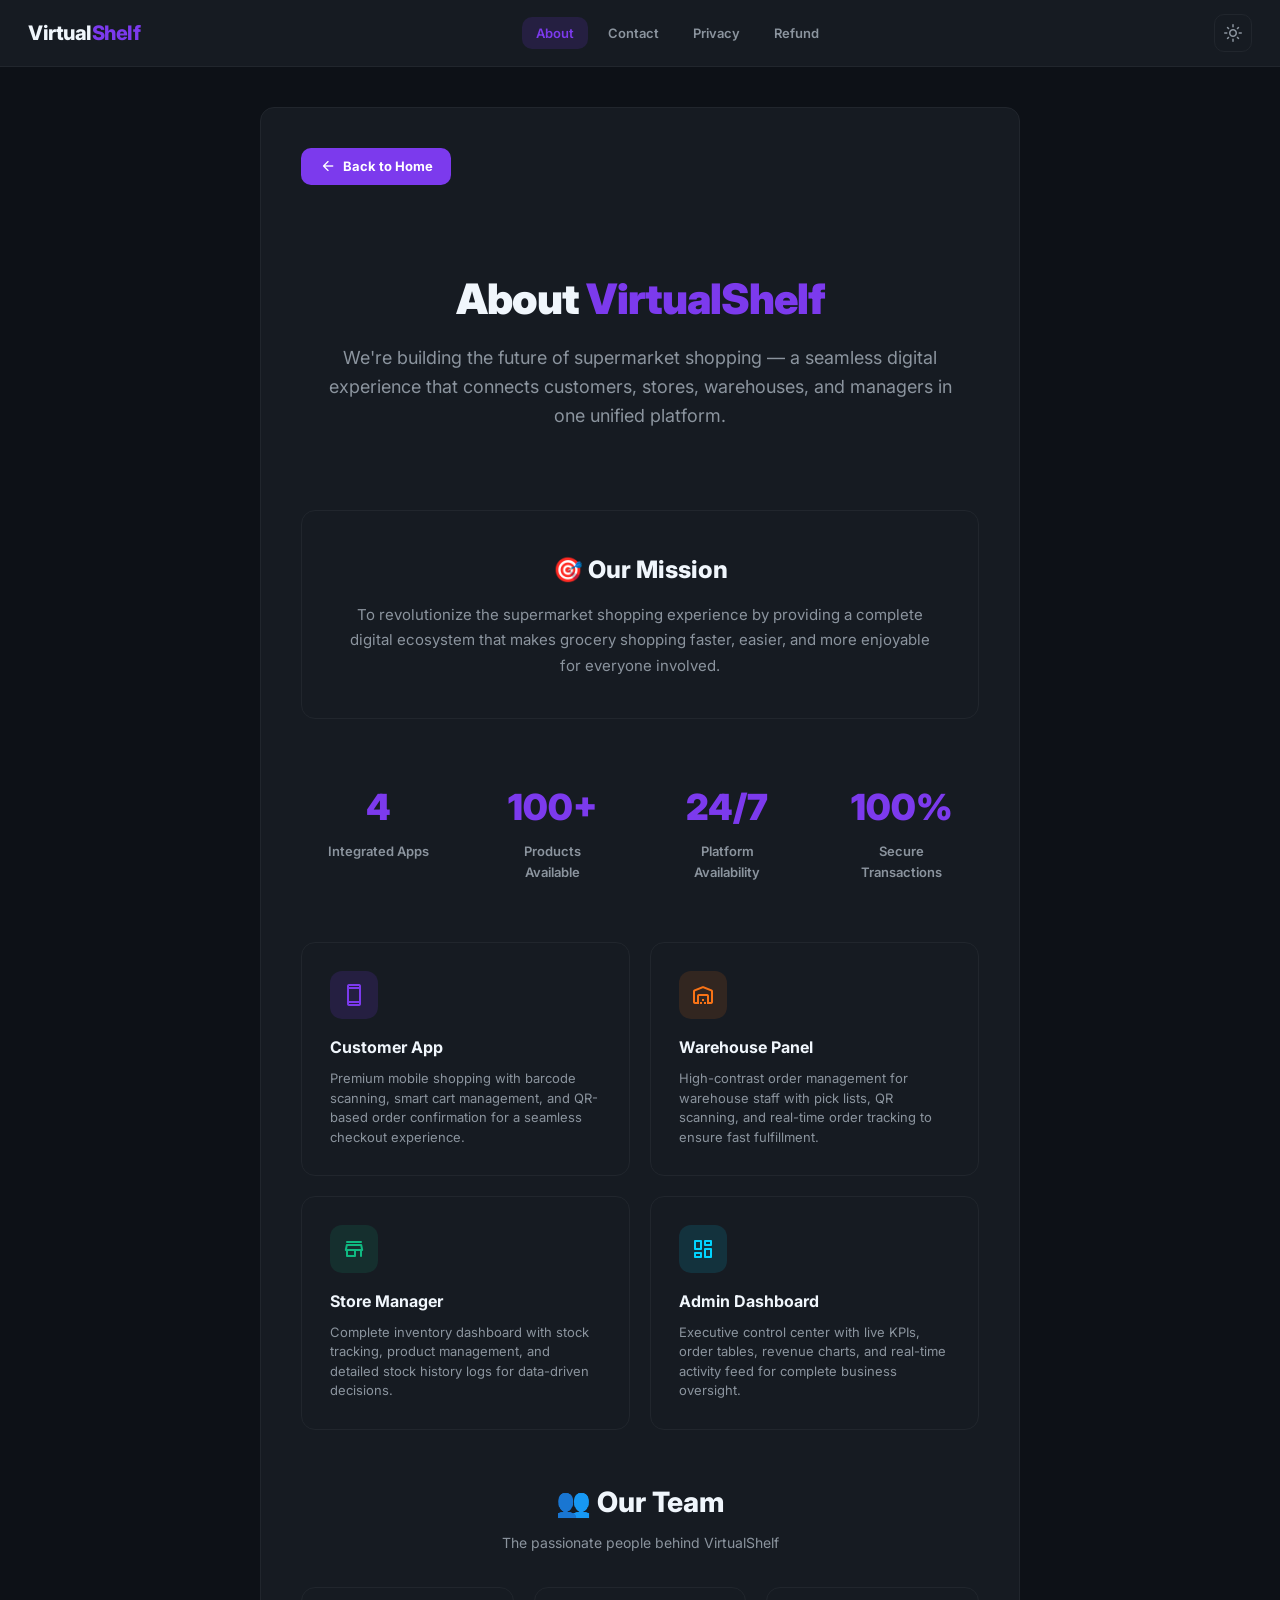
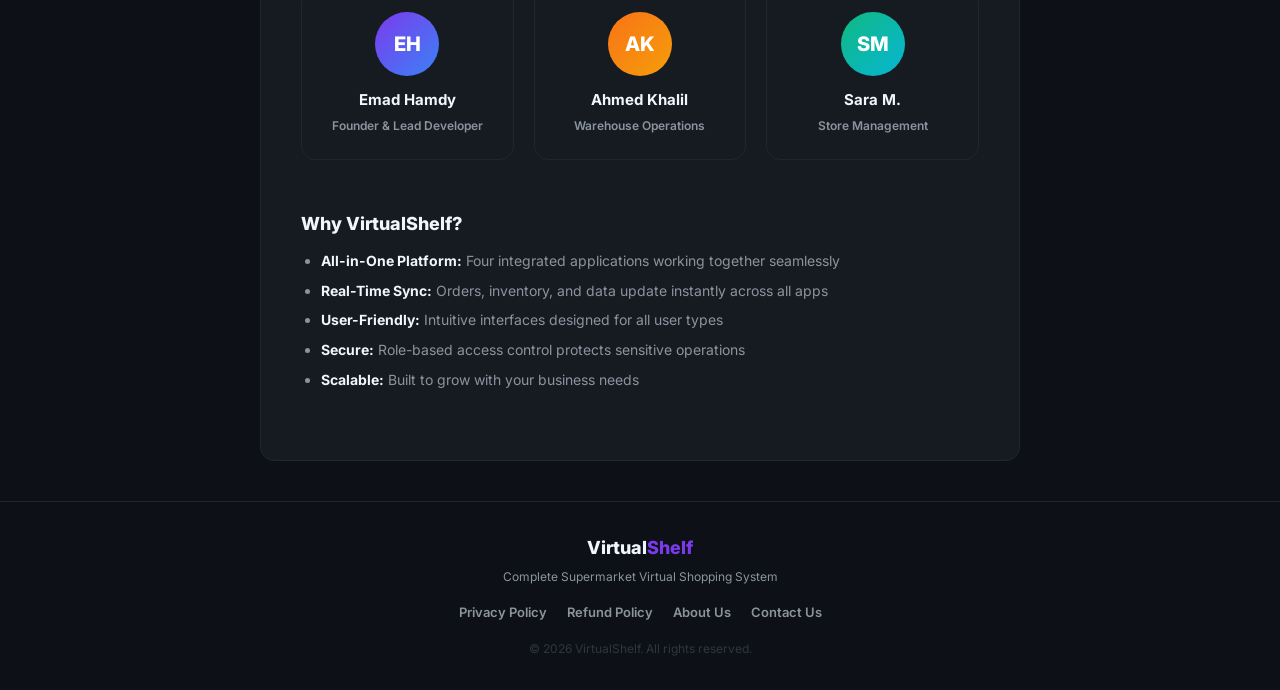
<file: about.html>
<!DOCTYPE html>
<html lang="en">
<head>
<meta charset="UTF-8">
<meta name="viewport" content="width=device-width, initial-scale=1.0">
<title>VirtualShelf — About Us</title>
<meta name="description" content="Learn about VirtualShelf - the complete supermarket virtual shopping system designed to revolutionize the shopping experience.">
<link href="https://fonts.googleapis.com/css2?family=Inter:wght@400;500;600;700;800;900&display=swap" rel="stylesheet">
<link href="https://fonts.googleapis.com/css2?family=Material+Symbols+Rounded:opsz,wght,FILL,GRAD@24,400,1,0" rel="stylesheet">
<link rel="stylesheet" href="shared.css">
<style>
.about-hero{text-align:center;padding:60px 20px 40px}
.about-hero h1{font-size:42px;font-weight:900;letter-spacing:-1px;margin-bottom:12px}
.about-hero h1 span{color:var(--purple)}
.about-hero p{font-size:18px;color:var(--gray);max-width:640px;margin:0 auto;line-height:1.6}
.features-grid{display:grid;grid-template-columns:repeat(auto-fit,minmax(260px,1fr));gap:20px;margin:40px 0}
.feature-card{background:var(--card);border:1px solid var(--card-border);border-radius:var(--radius);padding:28px;transition:.3s}
.feature-card:hover{border-color:var(--purple);transform:translateY(-2px);box-shadow:0 8px 24px rgba(0,0,0,.3)}
.feature-card .f-icon{width:48px;height:48px;border-radius:12px;display:flex;align-items:center;justify-content:center;margin-bottom:16px;font-size:24px}
.feature-card h3{font-size:16px;font-weight:700;margin-bottom:8px}
.feature-card p{font-size:13px;color:var(--gray);line-height:1.5}
.f-icon.purple{background:var(--purple-light);color:var(--purple)}
.f-icon.blue{background:rgba(0,212,255,.12);color:var(--blue)}
.f-icon.green{background:rgba(16,185,129,.12);color:var(--green)}
.f-icon.orange{background:rgba(249,115,22,.12);color:var(--orange)}
.team-section{text-align:center;margin:50px 0}
.team-section h2{font-size:28px;font-weight:800;margin-bottom:8px}
.team-section>p{color:var(--gray);margin-bottom:32px;font-size:14px}
.team-grid{display:grid;grid-template-columns:repeat(auto-fit,minmax(200px,1fr));gap:20px;max-width:800px;margin:0 auto}
.team-card{background:var(--card);border:1px solid var(--card-border);border-radius:var(--radius);padding:24px;text-align:center;transition:.3s}
.team-card:hover{border-color:var(--purple)}
.team-avatar{width:64px;height:64px;border-radius:50%;display:flex;align-items:center;justify-content:center;font-size:20px;font-weight:800;margin:0 auto 12px;color:#fff}
.team-card h4{font-size:15px;font-weight:700;margin-bottom:4px}
.team-card .role{font-size:12px;color:var(--gray);font-weight:600}
.mission-box{background:var(--card);border:1px solid var(--card-border);border-radius:var(--radius);padding:40px;text-align:center;margin:40px 0}
.mission-box h2{font-size:24px;font-weight:800;margin-bottom:12px}
.mission-box p{font-size:15px;color:var(--gray);line-height:1.7;max-width:600px;margin:0 auto}
.stats-row{display:grid;grid-template-columns:repeat(auto-fit,minmax(150px,1fr));gap:20px;margin:40px 0}
.stat-card{text-align:center;padding:20px}
.stat-value{font-size:36px;font-weight:900;color:var(--purple)}
.stat-label{font-size:13px;color:var(--gray);margin-top:4px;font-weight:600}
</style>
</head>
<body>
<div class="page-wrapper">
  <nav class="top-nav">
    <a href="index.html" class="nav-logo">Virtual<span>Shelf</span></a>
    <div class="nav-links">
      <a href="about.html" class="active">About</a>
      <a href="contact.html">Contact</a>
      <a href="privacy.html">Privacy</a>
      <a href="refund.html">Refund</a>
    </div>
    <button class="theme-toggle" onclick="toggleTheme()" title="Toggle theme">
      <span class="material-symbols-rounded" id="themeIcon">dark_mode</span>
    </button>
  </nav>

  <main class="legal-page">
    <div class="legal-content">
      <a href="index.html" class="back-home"><span class="material-symbols-rounded">arrow_back</span> Back to Home</a>
      <div class="about-hero">
        <h1>About <span>VirtualShelf</span></h1>
        <p>We're building the future of supermarket shopping — a seamless digital experience that connects customers, stores, warehouses, and managers in one unified platform.</p>
      </div>

      <div class="mission-box">
        <h2>🎯 Our Mission</h2>
        <p>To revolutionize the supermarket shopping experience by providing a complete digital ecosystem that makes grocery shopping faster, easier, and more enjoyable for everyone involved.</p>
      </div>

      <div class="stats-row">
        <div class="stat-card">
          <div class="stat-value">4</div>
          <div class="stat-label">Integrated Apps</div>
        </div>
        <div class="stat-card">
          <div class="stat-value">100+</div>
          <div class="stat-label">Products Available</div>
        </div>
        <div class="stat-card">
          <div class="stat-value">24/7</div>
          <div class="stat-label">Platform Availability</div>
        </div>
        <div class="stat-card">
          <div class="stat-value">100%</div>
          <div class="stat-label">Secure Transactions</div>
        </div>
      </div>

      <div class="features-grid">
        <div class="feature-card">
          <div class="f-icon purple">
            <span class="material-symbols-rounded">smartphone</span>
          </div>
          <h3>Customer App</h3>
          <p>Premium mobile shopping with barcode scanning, smart cart management, and QR-based order confirmation for a seamless checkout experience.</p>
        </div>
        <div class="feature-card">
          <div class="f-icon orange">
            <span class="material-symbols-rounded">warehouse</span>
          </div>
          <h3>Warehouse Panel</h3>
          <p>High-contrast order management for warehouse staff with pick lists, QR scanning, and real-time order tracking to ensure fast fulfillment.</p>
        </div>
        <div class="feature-card">
          <div class="f-icon green">
            <span class="material-symbols-rounded">store</span>
          </div>
          <h3>Store Manager</h3>
          <p>Complete inventory dashboard with stock tracking, product management, and detailed stock history logs for data-driven decisions.</p>
        </div>
        <div class="feature-card">
          <div class="f-icon blue">
            <span class="material-symbols-rounded">dashboard</span>
          </div>
          <h3>Admin Dashboard</h3>
          <p>Executive control center with live KPIs, order tables, revenue charts, and real-time activity feed for complete business oversight.</p>
        </div>
      </div>

      <div class="team-section">
        <h2>👥 Our Team</h2>
        <p>The passionate people behind VirtualShelf</p>
        <div class="team-grid">
          <div class="team-card">
            <div class="team-avatar" style="background:linear-gradient(135deg,#7C3AED,#3B82F6)">EH</div>
            <h4>Emad Hamdy</h4>
            <div class="role">Founder & Lead Developer</div>
          </div>
          <div class="team-card">
            <div class="team-avatar" style="background:linear-gradient(135deg,#F97316,#F59E0B)">AK</div>
            <h4>Ahmed Khalil</h4>
            <div class="role">Warehouse Operations</div>
          </div>
          <div class="team-card">
            <div class="team-avatar" style="background:linear-gradient(135deg,#10B981,#06B6D4)">SM</div>
            <h4>Sara M.</h4>
            <div class="role">Store Management</div>
          </div>
        </div>
      </div>

      <section class="legal-section" style="margin-top:40px">
        <h2>Why VirtualShelf?</h2>
        <ul>
          <li><strong>All-in-One Platform:</strong> Four integrated applications working together seamlessly</li>
          <li><strong>Real-Time Sync:</strong> Orders, inventory, and data update instantly across all apps</li>
          <li><strong>User-Friendly:</strong> Intuitive interfaces designed for all user types</li>
          <li><strong>Secure:</strong> Role-based access control protects sensitive operations</li>
          <li><strong>Scalable:</strong> Built to grow with your business needs</li>
        </ul>
      </section>
    </div>
  </main>

  <footer class="site-footer">
    <div class="footer-content">
      <div class="footer-brand">
        <span class="footer-logo">Virtual<span>Shelf</span></span>
        <p>Complete Supermarket Virtual Shopping System</p>
      </div>
      <div class="footer-links">
        <a href="privacy.html">Privacy Policy</a>
        <a href="refund.html">Refund Policy</a>
        <a href="about.html">About Us</a>
        <a href="contact.html">Contact Us</a>
      </div>
      <div class="footer-copy">
        <p>&copy; 2026 VirtualShelf. All rights reserved.</p>
      </div>
    </div>
  </footer>
</div>
<script src="theme.js"></script>
</body>
</html>
</file>
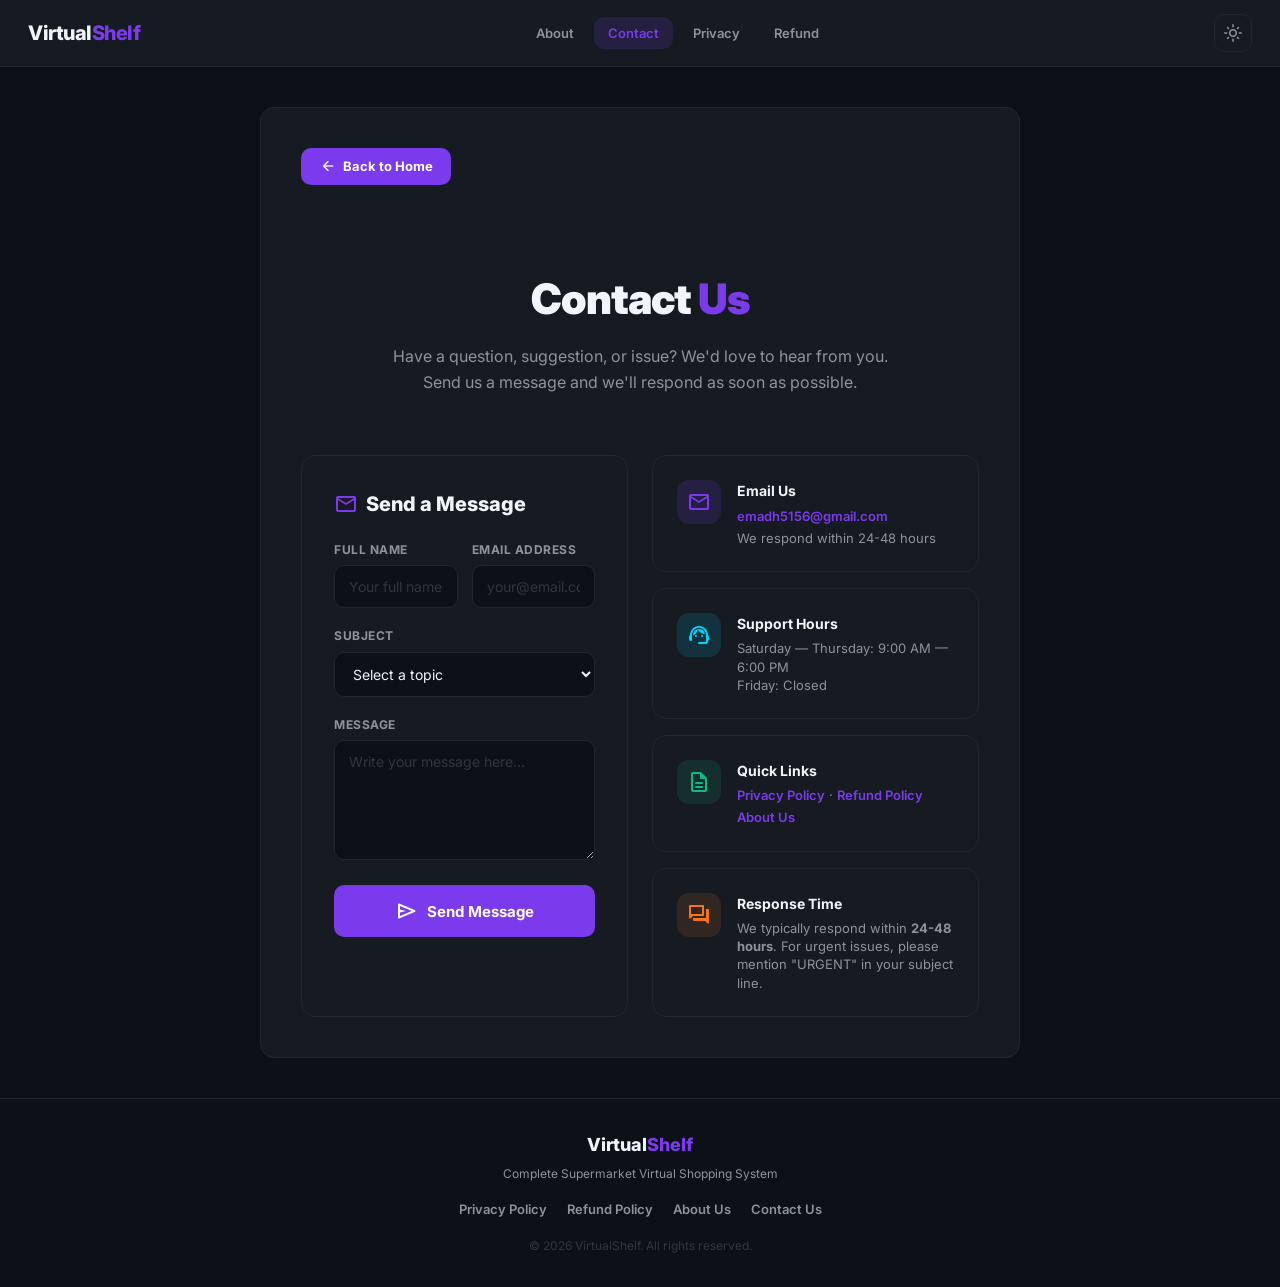
<file: contact.html>
<!DOCTYPE html>
<html lang="en">
<head>
<meta charset="UTF-8">
<meta name="viewport" content="width=device-width, initial-scale=1.0">
<title>VirtualShelf — Contact Us</title>
<meta name="description" content="Contact VirtualShelf - Send us a message and we'll get back to you as soon as possible.">
<link href="https://fonts.googleapis.com/css2?family=Inter:wght@400;500;600;700;800;900&display=swap" rel="stylesheet">
<link href="https://fonts.googleapis.com/css2?family=Material+Symbols+Rounded:opsz,wght,FILL,GRAD@24,400,1,0" rel="stylesheet">
<link rel="stylesheet" href="shared.css">
<style>
.contact-hero{text-align:center;padding:60px 20px 40px}
.contact-hero h1{font-size:42px;font-weight:900;letter-spacing:-1px;margin-bottom:12px}
.contact-hero h1 span{color:var(--purple)}
.contact-hero p{font-size:16px;color:var(--gray);max-width:500px;margin:0 auto}
.contact-layout{display:grid;grid-template-columns:1fr 1fr;gap:24px;margin-top:20px}
@media(max-width:768px){.contact-layout{grid-template-columns:1fr}}

/* Form */
.contact-form{background:var(--card);border:1px solid var(--card-border);border-radius:var(--radius);padding:32px}
.contact-form h2{font-size:20px;font-weight:800;margin-bottom:20px;display:flex;align-items:center;gap:8px}
.form-group{margin-bottom:18px}
.form-group label{display:block;font-size:12px;font-weight:700;color:var(--gray);text-transform:uppercase;letter-spacing:.5px;margin-bottom:6px}
.form-input{width:100%;background:var(--bg);border:1.5px solid var(--card-border);border-radius:var(--radius-sm);padding:12px 14px;color:var(--white);font-size:14px;font-family:var(--font);transition:.3s;outline:none}
.form-input:focus{border-color:var(--purple);box-shadow:0 0 0 3px var(--purple-light)}
.form-input::placeholder{color:var(--light-gray)}
textarea.form-input{resize:vertical;min-height:120px}
.form-row{display:grid;grid-template-columns:1fr 1fr;gap:14px}
@media(max-width:480px){.form-row{grid-template-columns:1fr}}
.submit-btn{width:100%;background:var(--purple);color:#fff;border:none;border-radius:var(--radius-sm);padding:14px;font-size:15px;font-weight:700;font-family:var(--font);cursor:pointer;transition:.2s;display:flex;align-items:center;justify-content:center;gap:8px;margin-top:6px}
.submit-btn:hover{background:var(--purple-hover);transform:translateY(-1px);box-shadow:0 4px 16px rgba(124,58,237,.4)}
.submit-btn:disabled{opacity:.5;cursor:not-allowed;transform:none}

/* Info cards */
.contact-info{display:flex;flex-direction:column;gap:16px}
.info-card{background:var(--card);border:1px solid var(--card-border);border-radius:var(--radius);padding:24px;display:flex;gap:16px;align-items:flex-start;transition:.3s}
.info-card:hover{border-color:var(--purple)}
.info-icon{width:44px;height:44px;border-radius:12px;display:flex;align-items:center;justify-content:center;flex-shrink:0}
.info-icon.purple{background:var(--purple-light);color:var(--purple)}
.info-icon.blue{background:rgba(0,212,255,.12);color:var(--blue)}
.info-icon.green{background:rgba(16,185,129,.12);color:var(--green)}
.info-icon.orange{background:rgba(249,115,22,.12);color:var(--orange)}
.info-card h3{font-size:14px;font-weight:700;margin-bottom:4px}
.info-card p{font-size:13px;color:var(--gray);line-height:1.4}
.info-card a{color:var(--purple);text-decoration:none;font-weight:600}
.info-card a:hover{text-decoration:underline}

/* Success state */
.form-success{display:none;text-align:center;padding:40px 20px}
.form-success.show{display:block}
.form-success .material-symbols-rounded{font-size:64px;color:var(--green);margin-bottom:16px}
.form-success h3{font-size:20px;font-weight:800;margin-bottom:8px}
.form-success p{color:var(--gray);font-size:14px;line-height:1.5}
.form-success .reset-btn{margin-top:20px;background:var(--bg);border:1px solid var(--card-border);border-radius:var(--radius-sm);padding:10px 24px;color:var(--white);font-size:13px;font-weight:700;font-family:var(--font);cursor:pointer;transition:.2s}
.form-success .reset-btn:hover{border-color:var(--purple);color:var(--purple)}
</style>
</head>
<body>
<div class="page-wrapper">
  <nav class="top-nav">
    <a href="index.html" class="nav-logo">Virtual<span>Shelf</span></a>
    <div class="nav-links">
      <a href="about.html">About</a>
      <a href="contact.html" class="active">Contact</a>
      <a href="privacy.html">Privacy</a>
      <a href="refund.html">Refund</a>
    </div>
    <button class="theme-toggle" onclick="toggleTheme()" title="Toggle theme">
      <span class="material-symbols-rounded" id="themeIcon">dark_mode</span>
    </button>
  </nav>

  <main class="legal-page">
    <div class="legal-content">
      <a href="index.html" class="back-home"><span class="material-symbols-rounded">arrow_back</span> Back to Home</a>
      <div class="contact-hero">
        <h1>Contact <span>Us</span></h1>
        <p>Have a question, suggestion, or issue? We'd love to hear from you. Send us a message and we'll respond as soon as possible.</p>
      </div>

      <div class="contact-layout">
        <div class="contact-form">
          <h2>
            <span class="material-symbols-rounded" style="color:var(--purple)">mail</span>
            Send a Message
          </h2>
          <form id="contactForm" onsubmit="handleContact(event)">
            <div class="form-row">
              <div class="form-group">
                <label>Full Name</label>
                <input type="text" class="form-input" id="contactName" placeholder="Your full name" required>
              </div>
              <div class="form-group">
                <label>Email Address</label>
                <input type="email" class="form-input" id="contactEmail" placeholder="your@email.com" required>
              </div>
            </div>
            <div class="form-group">
              <label>Subject</label>
              <select class="form-input" id="contactSubject" required>
                <option value="" disabled selected>Select a topic</option>
                <option value="General Inquiry">General Inquiry</option>
                <option value="Technical Support">Technical Support</option>
                <option value="Bug Report">Bug Report</option>
                <option value="Feature Request">Feature Request</option>
                <option value="Business Inquiry">Business Inquiry</option>
                <option value="Refund / Return">Refund / Return</option>
                <option value="Privacy Concern">Privacy Concern</option>
                <option value="Other">Other</option>
              </select>
            </div>
            <div class="form-group">
              <label>Message</label>
              <textarea class="form-input" id="contactMessage" placeholder="Write your message here..." required></textarea>
            </div>
            <button type="submit" class="submit-btn" id="submitBtn">
              <span class="material-symbols-rounded">send</span>
              Send Message
            </button>
          </form>

          <div class="form-success" id="formSuccess">
            <span class="material-symbols-rounded">check_circle</span>
            <h3>Message Sent Successfully!</h3>
            <p>Thank you for reaching out. We've received your message and will get back to you at your email address as soon as possible.</p>
            <button class="reset-btn" onclick="resetForm()">Send Another Message</button>
          </div>
        </div>

        <div class="contact-info">
          <div class="info-card">
            <div class="info-icon purple">
              <span class="material-symbols-rounded">email</span>
            </div>
            <div>
              <h3>Email Us</h3>
              <p><a href="mailto:emadh5156@gmail.com">emadh5156@gmail.com</a></p>
              <p style="margin-top:4px">We respond within 24-48 hours</p>
            </div>
          </div>
          <div class="info-card">
            <div class="info-icon blue">
              <span class="material-symbols-rounded">support_agent</span>
            </div>
            <div>
              <h3>Support Hours</h3>
              <p>Saturday — Thursday: 9:00 AM — 6:00 PM</p>
              <p>Friday: Closed</p>
            </div>
          </div>
          <div class="info-card">
            <div class="info-icon green">
              <span class="material-symbols-rounded">description</span>
            </div>
            <div>
              <h3>Quick Links</h3>
              <p><a href="privacy.html">Privacy Policy</a> · <a href="refund.html">Refund Policy</a></p>
              <p style="margin-top:4px"><a href="about.html">About Us</a></p>
            </div>
          </div>
          <div class="info-card">
            <div class="info-icon orange">
              <span class="material-symbols-rounded">forum</span>
            </div>
            <div>
              <h3>Response Time</h3>
              <p>We typically respond within <strong>24-48 hours</strong>. For urgent issues, please mention "URGENT" in your subject line.</p>
            </div>
          </div>
        </div>
      </div>
    </div>
  </main>

  <footer class="site-footer">
    <div class="footer-content">
      <div class="footer-brand">
        <span class="footer-logo">Virtual<span>Shelf</span></span>
        <p>Complete Supermarket Virtual Shopping System</p>
      </div>
      <div class="footer-links">
        <a href="privacy.html">Privacy Policy</a>
        <a href="refund.html">Refund Policy</a>
        <a href="about.html">About Us</a>
        <a href="contact.html">Contact Us</a>
      </div>
      <div class="footer-copy">
        <p>&copy; 2026 VirtualShelf. All rights reserved.</p>
      </div>
    </div>
  </footer>
</div>
<script src="theme.js"></script>
<script>
function handleContact(e){
  e.preventDefault();
  const name = document.getElementById('contactName').value.trim();
  const email = document.getElementById('contactEmail').value.trim();
  const subject = document.getElementById('contactSubject').value;
  const message = document.getElementById('contactMessage').value.trim();

  if(!name || !email || !subject || !message) return;

  const btn = document.getElementById('submitBtn');
  btn.disabled = true;
  btn.innerHTML = '<span class="material-symbols-rounded" style="animation:spin 1s linear infinite">sync</span> Sending...';

  // Build mailto link
  const body = encodeURIComponent(
    'Name: ' + name + '\n' +
    'Email: ' + email + '\n' +
    'Subject: ' + subject + '\n\n' +
    'Message:\n' + message
  );
  const mailtoUrl = 'mailto:emadh5156@gmail.com?subject=' + encodeURIComponent('[VirtualShelf Contact] ' + subject) + '&body=' + body;

  // Also save to localStorage for record
  const contacts = JSON.parse(localStorage.getItem('vs_contacts') || '[]');
  contacts.push({ name, email, subject, message, date: new Date().toISOString() });
  localStorage.setItem('vs_contacts', JSON.stringify(contacts));

  // Show success
  setTimeout(() => {
    document.getElementById('contactForm').style.display = 'none';
    document.getElementById('formSuccess').classList.add('show');
    btn.disabled = false;
    btn.innerHTML = '<span class="material-symbols-rounded">send</span> Send Message';

    // Open mailto
    window.location.href = mailtoUrl;
  }, 1000);
}

function resetForm(){
  document.getElementById('contactForm').reset();
  document.getElementById('contactForm').style.display = 'block';
  document.getElementById('formSuccess').classList.remove('show');
}
</script>
<style>
@keyframes spin{from{transform:rotate(0)}to{transform:rotate(360deg)}}
</style>
</body>
</html>
</file>
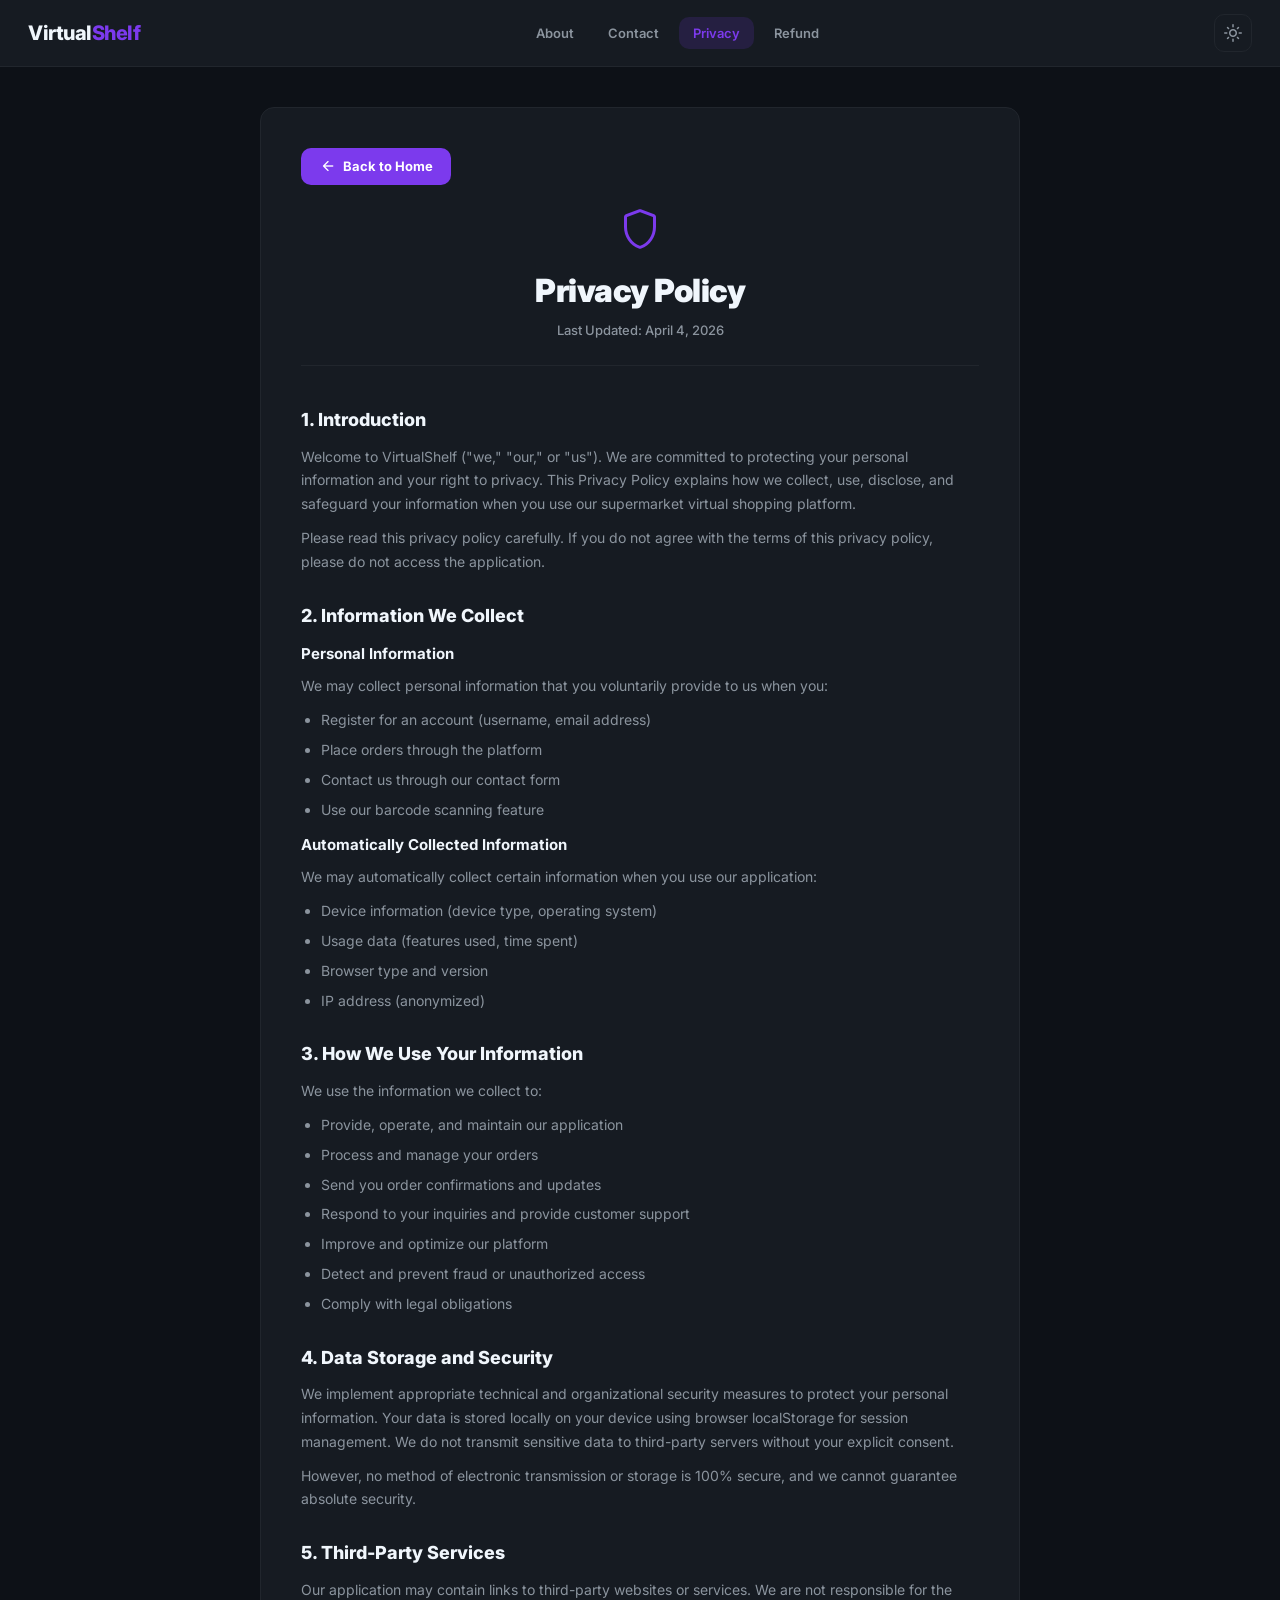
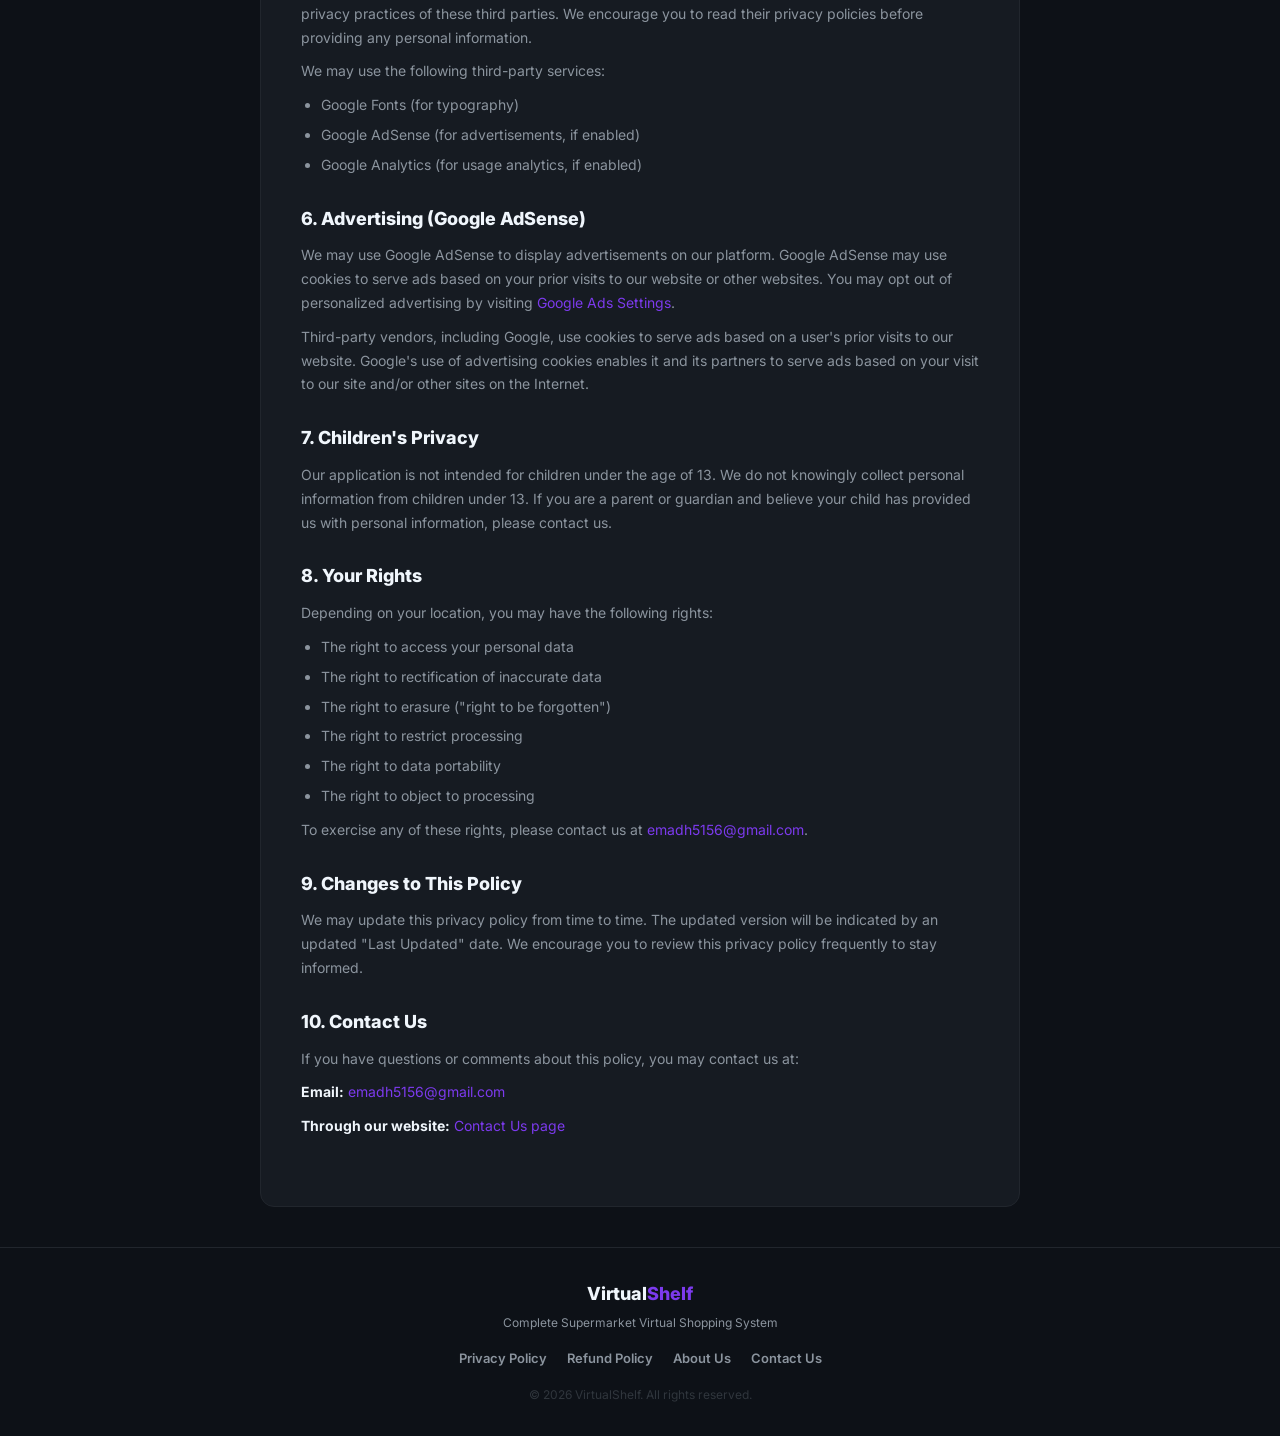
<file: privacy.html>
<!DOCTYPE html>
<html lang="en">
<head>
<meta charset="UTF-8">
<meta name="viewport" content="width=device-width, initial-scale=1.0">
<title>VirtualShelf — Privacy Policy</title>
<meta name="description" content="VirtualShelf Privacy Policy - Learn how we collect, use, and protect your personal information.">
<link href="https://fonts.googleapis.com/css2?family=Inter:wght@400;500;600;700;800;900&display=swap" rel="stylesheet">
<link href="https://fonts.googleapis.com/css2?family=Material+Symbols+Rounded:opsz,wght,FILL,GRAD@24,400,1,0" rel="stylesheet">
<link rel="stylesheet" href="shared.css">
</head>
<body>
<div class="page-wrapper">
  <nav class="top-nav">
    <a href="index.html" class="nav-logo">Virtual<span>Shelf</span></a>
    <div class="nav-links">
      <a href="about.html">About</a>
      <a href="contact.html">Contact</a>
      <a href="privacy.html" class="active">Privacy</a>
      <a href="refund.html">Refund</a>
    </div>
    <button class="theme-toggle" onclick="toggleTheme()" title="Toggle theme">
      <span class="material-symbols-rounded" id="themeIcon">dark_mode</span>
    </button>
  </nav>

  <main class="legal-page">
    <div class="legal-content">
      <a href="index.html" class="back-home"><span class="material-symbols-rounded">arrow_back</span> Back to Home</a>
      <div class="page-header">
        <span class="material-symbols-rounded page-icon">shield</span>
        <h1>Privacy Policy</h1>
        <p class="last-updated">Last Updated: April 4, 2026</p>
      </div>

      <section class="legal-section">
        <h2>1. Introduction</h2>
        <p>Welcome to VirtualShelf ("we," "our," or "us"). We are committed to protecting your personal information and your right to privacy. This Privacy Policy explains how we collect, use, disclose, and safeguard your information when you use our supermarket virtual shopping platform.</p>
        <p>Please read this privacy policy carefully. If you do not agree with the terms of this privacy policy, please do not access the application.</p>
      </section>

      <section class="legal-section">
        <h2>2. Information We Collect</h2>
        <h3>Personal Information</h3>
        <p>We may collect personal information that you voluntarily provide to us when you:</p>
        <ul>
          <li>Register for an account (username, email address)</li>
          <li>Place orders through the platform</li>
          <li>Contact us through our contact form</li>
          <li>Use our barcode scanning feature</li>
        </ul>
        <h3>Automatically Collected Information</h3>
        <p>We may automatically collect certain information when you use our application:</p>
        <ul>
          <li>Device information (device type, operating system)</li>
          <li>Usage data (features used, time spent)</li>
          <li>Browser type and version</li>
          <li>IP address (anonymized)</li>
        </ul>
      </section>

      <section class="legal-section">
        <h2>3. How We Use Your Information</h2>
        <p>We use the information we collect to:</p>
        <ul>
          <li>Provide, operate, and maintain our application</li>
          <li>Process and manage your orders</li>
          <li>Send you order confirmations and updates</li>
          <li>Respond to your inquiries and provide customer support</li>
          <li>Improve and optimize our platform</li>
          <li>Detect and prevent fraud or unauthorized access</li>
          <li>Comply with legal obligations</li>
        </ul>
      </section>

      <section class="legal-section">
        <h2>4. Data Storage and Security</h2>
        <p>We implement appropriate technical and organizational security measures to protect your personal information. Your data is stored locally on your device using browser localStorage for session management. We do not transmit sensitive data to third-party servers without your explicit consent.</p>
        <p>However, no method of electronic transmission or storage is 100% secure, and we cannot guarantee absolute security.</p>
      </section>

      <section class="legal-section">
        <h2>5. Third-Party Services</h2>
        <p>Our application may contain links to third-party websites or services. We are not responsible for the privacy practices of these third parties. We encourage you to read their privacy policies before providing any personal information.</p>
        <p>We may use the following third-party services:</p>
        <ul>
          <li>Google Fonts (for typography)</li>
          <li>Google AdSense (for advertisements, if enabled)</li>
          <li>Google Analytics (for usage analytics, if enabled)</li>
        </ul>
      </section>

      <section class="legal-section">
        <h2>6. Advertising (Google AdSense)</h2>
        <p>We may use Google AdSense to display advertisements on our platform. Google AdSense may use cookies to serve ads based on your prior visits to our website or other websites. You may opt out of personalized advertising by visiting <a href="https://www.google.com/settings/ads" target="_blank" rel="noopener">Google Ads Settings</a>.</p>
        <p>Third-party vendors, including Google, use cookies to serve ads based on a user's prior visits to our website. Google's use of advertising cookies enables it and its partners to serve ads based on your visit to our site and/or other sites on the Internet.</p>
      </section>

      <section class="legal-section">
        <h2>7. Children's Privacy</h2>
        <p>Our application is not intended for children under the age of 13. We do not knowingly collect personal information from children under 13. If you are a parent or guardian and believe your child has provided us with personal information, please contact us.</p>
      </section>

      <section class="legal-section">
        <h2>8. Your Rights</h2>
        <p>Depending on your location, you may have the following rights:</p>
        <ul>
          <li>The right to access your personal data</li>
          <li>The right to rectification of inaccurate data</li>
          <li>The right to erasure ("right to be forgotten")</li>
          <li>The right to restrict processing</li>
          <li>The right to data portability</li>
          <li>The right to object to processing</li>
        </ul>
        <p>To exercise any of these rights, please contact us at <a href="mailto:emadh5156@gmail.com">emadh5156@gmail.com</a>.</p>
      </section>

      <section class="legal-section">
        <h2>9. Changes to This Policy</h2>
        <p>We may update this privacy policy from time to time. The updated version will be indicated by an updated "Last Updated" date. We encourage you to review this privacy policy frequently to stay informed.</p>
      </section>

      <section class="legal-section">
        <h2>10. Contact Us</h2>
        <p>If you have questions or comments about this policy, you may contact us at:</p>
        <p><strong>Email:</strong> <a href="mailto:emadh5156@gmail.com">emadh5156@gmail.com</a></p>
        <p><strong>Through our website:</strong> <a href="contact.html">Contact Us page</a></p>
      </section>
    </div>
  </main>

  <footer class="site-footer">
    <div class="footer-content">
      <div class="footer-brand">
        <span class="footer-logo">Virtual<span>Shelf</span></span>
        <p>Complete Supermarket Virtual Shopping System</p>
      </div>
      <div class="footer-links">
        <a href="privacy.html">Privacy Policy</a>
        <a href="refund.html">Refund Policy</a>
        <a href="about.html">About Us</a>
        <a href="contact.html">Contact Us</a>
      </div>
      <div class="footer-copy">
        <p>&copy; 2026 VirtualShelf. All rights reserved.</p>
      </div>
    </div>
  </footer>
</div>
<script src="theme.js"></script>
</body>
</html>
</file>
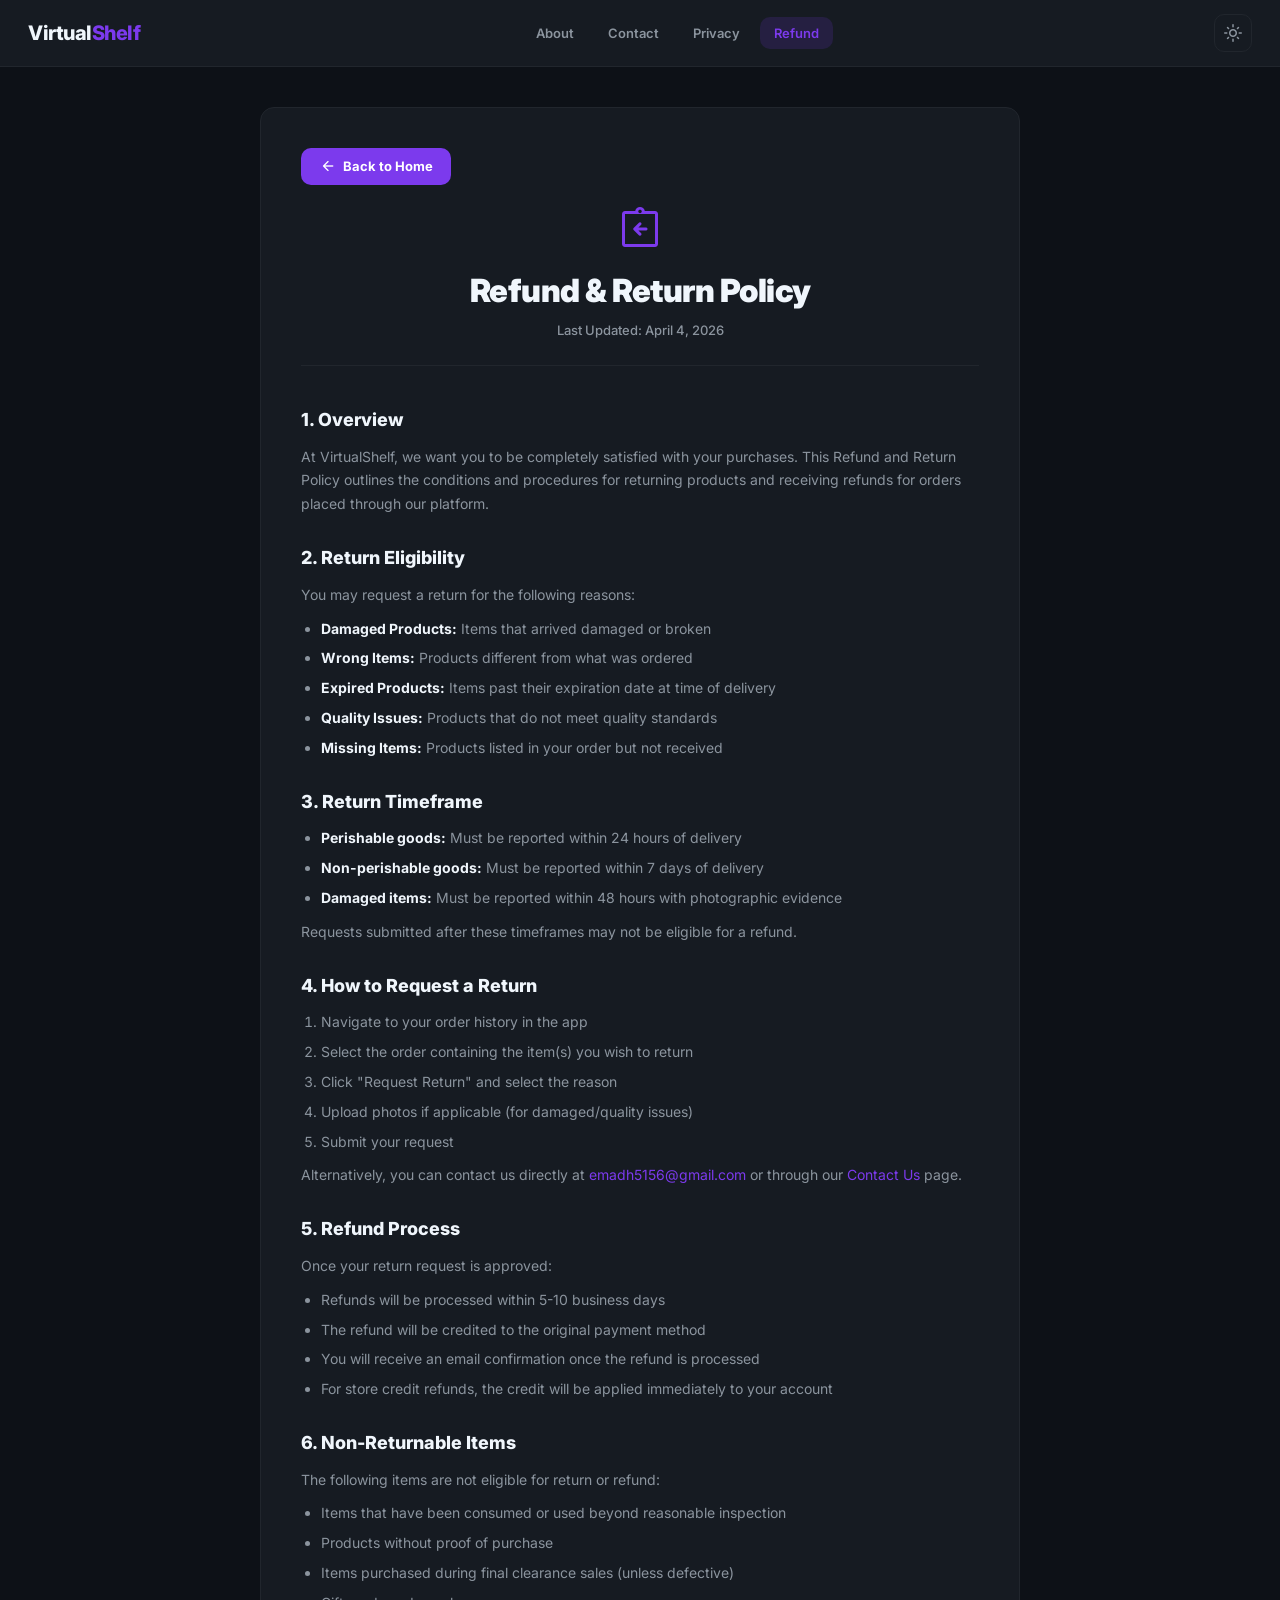
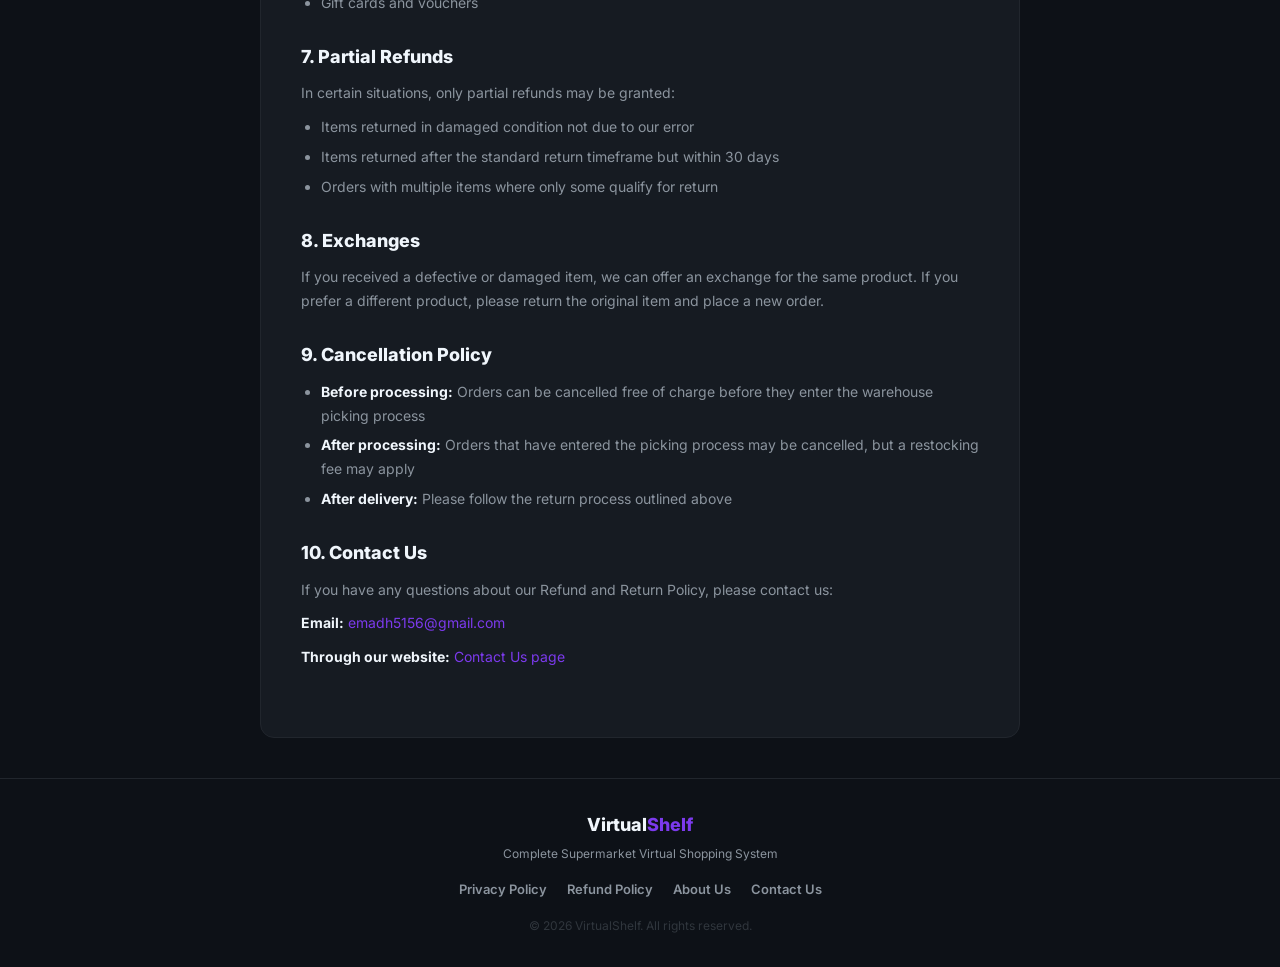
<file: refund.html>
<!DOCTYPE html>
<html lang="en">
<head>
<meta charset="UTF-8">
<meta name="viewport" content="width=device-width, initial-scale=1.0">
<title>VirtualShelf — Refund & Return Policy</title>
<meta name="description" content="VirtualShelf Refund and Return Policy - Learn about our return and refund procedures for orders placed through our platform.">
<link href="https://fonts.googleapis.com/css2?family=Inter:wght@400;500;600;700;800;900&display=swap" rel="stylesheet">
<link href="https://fonts.googleapis.com/css2?family=Material+Symbols+Rounded:opsz,wght,FILL,GRAD@24,400,1,0" rel="stylesheet">
<link rel="stylesheet" href="shared.css">
</head>
<body>
<div class="page-wrapper">
  <nav class="top-nav">
    <a href="index.html" class="nav-logo">Virtual<span>Shelf</span></a>
    <div class="nav-links">
      <a href="about.html">About</a>
      <a href="contact.html">Contact</a>
      <a href="privacy.html">Privacy</a>
      <a href="refund.html" class="active">Refund</a>
    </div>
    <button class="theme-toggle" onclick="toggleTheme()" title="Toggle theme">
      <span class="material-symbols-rounded" id="themeIcon">dark_mode</span>
    </button>
  </nav>

  <main class="legal-page">
    <div class="legal-content">
      <a href="index.html" class="back-home"><span class="material-symbols-rounded">arrow_back</span> Back to Home</a>
      <div class="page-header">
        <span class="material-symbols-rounded page-icon">assignment_return</span>
        <h1>Refund & Return Policy</h1>
        <p class="last-updated">Last Updated: April 4, 2026</p>
      </div>

      <section class="legal-section">
        <h2>1. Overview</h2>
        <p>At VirtualShelf, we want you to be completely satisfied with your purchases. This Refund and Return Policy outlines the conditions and procedures for returning products and receiving refunds for orders placed through our platform.</p>
      </section>

      <section class="legal-section">
        <h2>2. Return Eligibility</h2>
        <p>You may request a return for the following reasons:</p>
        <ul>
          <li><strong>Damaged Products:</strong> Items that arrived damaged or broken</li>
          <li><strong>Wrong Items:</strong> Products different from what was ordered</li>
          <li><strong>Expired Products:</strong> Items past their expiration date at time of delivery</li>
          <li><strong>Quality Issues:</strong> Products that do not meet quality standards</li>
          <li><strong>Missing Items:</strong> Products listed in your order but not received</li>
        </ul>
      </section>

      <section class="legal-section">
        <h2>3. Return Timeframe</h2>
        <ul>
          <li><strong>Perishable goods:</strong> Must be reported within 24 hours of delivery</li>
          <li><strong>Non-perishable goods:</strong> Must be reported within 7 days of delivery</li>
          <li><strong>Damaged items:</strong> Must be reported within 48 hours with photographic evidence</li>
        </ul>
        <p>Requests submitted after these timeframes may not be eligible for a refund.</p>
      </section>

      <section class="legal-section">
        <h2>4. How to Request a Return</h2>
        <ol>
          <li>Navigate to your order history in the app</li>
          <li>Select the order containing the item(s) you wish to return</li>
          <li>Click "Request Return" and select the reason</li>
          <li>Upload photos if applicable (for damaged/quality issues)</li>
          <li>Submit your request</li>
        </ol>
        <p>Alternatively, you can contact us directly at <a href="mailto:emadh5156@gmail.com">emadh5156@gmail.com</a> or through our <a href="contact.html">Contact Us</a> page.</p>
      </section>

      <section class="legal-section">
        <h2>5. Refund Process</h2>
        <p>Once your return request is approved:</p>
        <ul>
          <li>Refunds will be processed within 5-10 business days</li>
          <li>The refund will be credited to the original payment method</li>
          <li>You will receive an email confirmation once the refund is processed</li>
          <li>For store credit refunds, the credit will be applied immediately to your account</li>
        </ul>
      </section>

      <section class="legal-section">
        <h2>6. Non-Returnable Items</h2>
        <p>The following items are not eligible for return or refund:</p>
        <ul>
          <li>Items that have been consumed or used beyond reasonable inspection</li>
          <li>Products without proof of purchase</li>
          <li>Items purchased during final clearance sales (unless defective)</li>
          <li>Gift cards and vouchers</li>
        </ul>
      </section>

      <section class="legal-section">
        <h2>7. Partial Refunds</h2>
        <p>In certain situations, only partial refunds may be granted:</p>
        <ul>
          <li>Items returned in damaged condition not due to our error</li>
          <li>Items returned after the standard return timeframe but within 30 days</li>
          <li>Orders with multiple items where only some qualify for return</li>
        </ul>
      </section>

      <section class="legal-section">
        <h2>8. Exchanges</h2>
        <p>If you received a defective or damaged item, we can offer an exchange for the same product. If you prefer a different product, please return the original item and place a new order.</p>
      </section>

      <section class="legal-section">
        <h2>9. Cancellation Policy</h2>
        <ul>
          <li><strong>Before processing:</strong> Orders can be cancelled free of charge before they enter the warehouse picking process</li>
          <li><strong>After processing:</strong> Orders that have entered the picking process may be cancelled, but a restocking fee may apply</li>
          <li><strong>After delivery:</strong> Please follow the return process outlined above</li>
        </ul>
      </section>

      <section class="legal-section">
        <h2>10. Contact Us</h2>
        <p>If you have any questions about our Refund and Return Policy, please contact us:</p>
        <p><strong>Email:</strong> <a href="mailto:emadh5156@gmail.com">emadh5156@gmail.com</a></p>
        <p><strong>Through our website:</strong> <a href="contact.html">Contact Us page</a></p>
      </section>
    </div>
  </main>

  <footer class="site-footer">
    <div class="footer-content">
      <div class="footer-brand">
        <span class="footer-logo">Virtual<span>Shelf</span></span>
        <p>Complete Supermarket Virtual Shopping System</p>
      </div>
      <div class="footer-links">
        <a href="privacy.html">Privacy Policy</a>
        <a href="refund.html">Refund Policy</a>
        <a href="about.html">About Us</a>
        <a href="contact.html">Contact Us</a>
      </div>
      <div class="footer-copy">
        <p>&copy; 2026 VirtualShelf. All rights reserved.</p>
      </div>
    </div>
  </footer>
</div>
<script src="theme.js"></script>
</body>
</html>
</file>
<file: shared.css>
/* ===== VirtualShelf Shared Styles ===== */
*,*::before,*::after{box-sizing:border-box;margin:0;padding:0}
:root{
  --bg:#0D1117;--card:#161B22;--card-border:#21262D;--card-hover:#1C2128;
  --purple:#7C3AED;--purple-hover:#6D28D9;--purple-light:rgba(124,58,237,.15);
  --blue:#00D4FF;--green:#10B981;--red:#EF4444;--orange:#F97316;
  --white:#F0F6FC;--gray:#8B949E;--light-gray:#30363D;
  --radius:14px;--radius-sm:10px;--radius-pill:50px;
  --font:'Inter',system-ui,sans-serif;
  --nav-bg:#161B22;--footer-bg:#0D1117;
  --link-color:#7C3AED;
}
[data-theme="light"]{
  --bg:#F6F8FA;--card:#FFFFFF;--card-border:#D0D7DE;--card-hover:#F0F3F6;
  --white:#1F2328;--gray:#57606A;--light-gray:#AFB8C1;
  --nav-bg:#FFFFFF;--footer-bg:#F6F8FA;
  --purple-light:rgba(124,58,237,.1);
  --link-color:#6D28D9;
}

html,body{height:100%;font-family:var(--font);background:var(--bg);color:var(--white);line-height:1.6}
body{min-height:100vh}
a{color:var(--link-color);text-decoration:none}
a:hover{text-decoration:underline}
img{max-width:100%}

/* Page wrapper */
.page-wrapper{min-height:100vh;display:flex;flex-direction:column}

/* Navigation */
.top-nav{position:sticky;top:0;z-index:100;display:flex;align-items:center;justify-content:space-between;padding:14px 28px;background:var(--nav-bg);border-bottom:1px solid var(--card-border);backdrop-filter:blur(12px)}
.nav-logo{font-size:20px;font-weight:800;color:var(--white);text-decoration:none;letter-spacing:-.5px}
.nav-logo span{color:var(--purple)}
.nav-logo:hover{text-decoration:none}
.nav-links{display:flex;gap:6px}
.nav-links a{padding:6px 14px;border-radius:var(--radius-sm);font-size:13px;font-weight:600;color:var(--gray);text-decoration:none;transition:.2s}
.nav-links a:hover{color:var(--white);background:var(--purple-light)}
.nav-links a.active{color:var(--purple);background:var(--purple-light)}
.theme-toggle{background:none;border:1px solid var(--card-border);border-radius:var(--radius-sm);padding:8px;cursor:pointer;color:var(--gray);transition:.2s;display:flex;align-items:center;justify-content:center}
.theme-toggle:hover{border-color:var(--purple);color:var(--purple)}
.theme-toggle .material-symbols-rounded{font-size:20px}

/* Legal pages */
.legal-page{flex:1;padding:40px 20px;max-width:800px;margin:0 auto;width:100%}
.legal-content{background:var(--card);border:1px solid var(--card-border);border-radius:var(--radius);padding:40px}
@media(max-width:600px){.legal-content{padding:24px}}

/* Page header */
.page-header{text-align:center;margin-bottom:40px;padding-bottom:24px;border-bottom:1px solid var(--card-border)}
.page-icon{font-size:48px;color:var(--purple);display:block;margin-bottom:12px}
.page-header h1{font-size:32px;font-weight:900;letter-spacing:-.5px;margin-bottom:4px}
.last-updated{font-size:13px;color:var(--gray);font-weight:500}

/* Legal sections */
.legal-section{margin-bottom:28px}
.legal-section h2{font-size:18px;font-weight:800;margin-bottom:10px;color:var(--white)}
.legal-section h3{font-size:15px;font-weight:700;margin-bottom:8px;margin-top:12px;color:var(--white)}
.legal-section p{font-size:14px;color:var(--gray);line-height:1.7;margin-bottom:10px}
.legal-section ul,.legal-section ol{margin:10px 0 10px 20px}
.legal-section li{font-size:14px;color:var(--gray);line-height:1.7;margin-bottom:6px}
.legal-section strong{color:var(--white)}

/* Footer */
.site-footer{border-top:1px solid var(--card-border);background:var(--footer-bg);padding:32px 20px;margin-top:auto}
.footer-content{max-width:800px;margin:0 auto;text-align:center}
.footer-brand{margin-bottom:16px}
.footer-logo{font-size:18px;font-weight:800}
.footer-logo span{color:var(--purple)}
.footer-brand p{font-size:12px;color:var(--gray);margin-top:4px}
.footer-links{display:flex;justify-content:center;gap:20px;margin-bottom:16px;flex-wrap:wrap}
.footer-links a{font-size:13px;color:var(--gray);font-weight:600;text-decoration:none;transition:.2s}
.footer-links a:hover{color:var(--purple)}
.footer-copy p{font-size:12px;color:var(--light-gray)}

/* Back to home button */
.back-home{display:inline-flex;align-items:center;gap:6px;padding:8px 18px;border-radius:var(--radius-sm);background:var(--purple);color:#fff;font-size:13px;font-weight:700;text-decoration:none;transition:.2s;border:none;cursor:pointer;font-family:var(--font);margin-bottom:20px}
.back-home:hover{background:var(--purple-hover);transform:translateY(-1px);box-shadow:0 4px 12px rgba(124,58,237,.3);text-decoration:none;color:#fff}
.back-home .material-symbols-rounded{font-size:18px}

/* Responsive nav */
@media(max-width:600px){
  .top-nav{padding:12px 16px;flex-wrap:wrap;gap:10px}
  .nav-links{order:3;width:100%;justify-content:center;gap:4px}
  .nav-links a{padding:6px 10px;font-size:12px}
  .page-header h1{font-size:26px}
}
</file>
